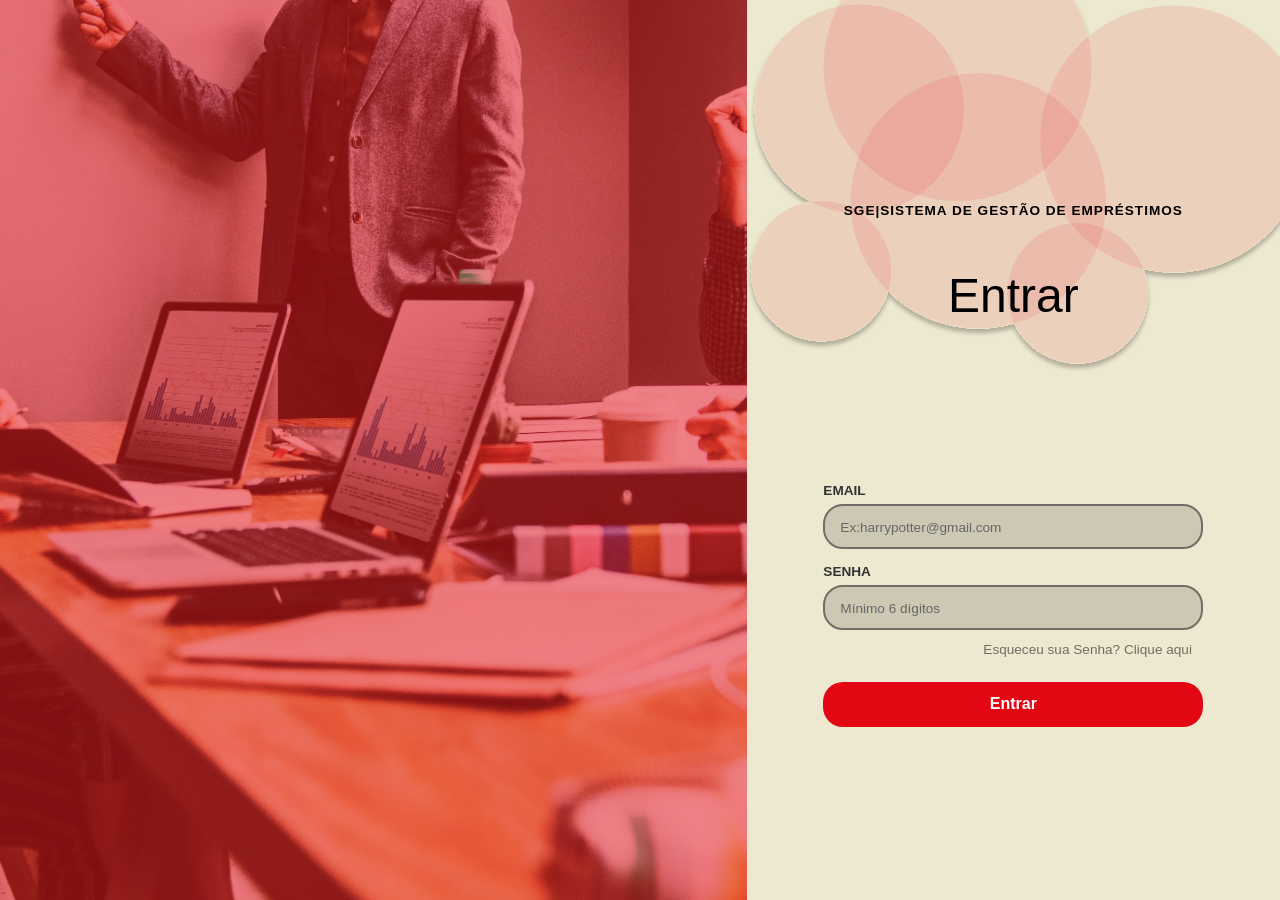
<file: index.html>
<!DOCTYPE html>
    <html lang="pt-br">
    <head>
        <meta charset="UTF-8">
        <meta name="viewport" content="width=device-width, initial-scale=1.0">
        <title>Login</title>
        <link rel="stylesheet" href="css/style.css">
    </head>
    <body>
        <section class="container">
            <section class="ft">
                <figure>
                    <img src="images/login.jpg" alt="Foto de um grupo de pessoas mexedo com equipamentos tecnológicos">
                </figure>
                <div class="filtro-vermelho"></div>
            </section>
            <section class="container2">
                <section id="background-circles">
                    <svg viewBox="0 0 551 386" fill="none" xmlns="http://www.w3.org/2000/svg">
                        <g filter="url(#filter0_d_2092_39)">
                            <circle cx="239" cy="210" r="132" fill="#E30613" fill-opacity="0.1"/>
                            <circle cx="341.5" cy="305.5" r="72.5" fill="#E30613" fill-opacity="0.1"/>
                            <circle cx="76.5" cy="282.5" r="72.5" fill="#E30613" fill-opacity="0.1"/>
                            <circle cx="441" cy="146" r="138" fill="#E30613" fill-opacity="0.1"/>
                            <circle cx="217.5" cy="71.5" r="138.5" fill="#E30613" fill-opacity="0.1"/>
                            <path d="M116 223C175.647 223 224 174.647 224 115C224 55.3532 175.647 7 116 7C56.3532 7 8 55.3532 8 115C8 174.647 56.3532 223 116 223Z" fill="#E30613" fill-opacity="0.1"/>
                        </g>
                        <defs>
                            <filter id="filter0_d_2092_39" x="0" y="-67" width="583" height="453" filterUnits="userSpaceOnUse" color-interpolation-filters="sRGB">
                                <feFlood flood-opacity="0" result="BackgroundImageFix"/>
                                <feColorMatrix in="SourceAlpha" type="matrix" values="0 0 0 0 0 0 0 0 0 0 0 0 0 0 0 0 0 0 127 0" result="hardAlpha"/>
                                <feOffset dy="4"/>
                                <feGaussianBlur stdDeviation="2"/>
                                <feComposite in2="hardAlpha" operator="out"/>
                                <feColorMatrix type="matrix" values="0 0 0 0 0 0 0 0 0 0 0 0 0 0 0 0 0 0 0.25 0"/>
                                <feBlend mode="normal" in2="BackgroundImageFix" result="effect1_dropShadow_2092_39"/>
                                <feBlend mode="normal" in="SourceGraphic" in2="effect1_dropShadow_2092_39" result="shape"/>
                            </filter>
                        </defs>
                    </svg>
                </section>
                <section class="login">
                    <h2>SGE|SISTEMA DE GESTÃO DE EMPRÉSTIMOS</h2>
                    <h1>Entrar</h1>
                </section>
                <main class="container3">
                    <form action="inicio.html">
                        <div class="containers">
                            <label for="mail">EMAIL</label>
                            <input type="email" id="mail" autocomplete="off" placeholder="Ex:harrypotter@gmail.com" required>
                        </div>
                        <div class="containers">
                            <label for="password">SENHA</label>
                            <input type="password" id="password" autocomplete="off" placeholder="Mínimo 6 dígitos" required>
                            <a href="forgot.html" id="forgot">Esqueceu sua Senha? Clique aqui</a>
                        </div>
                        <button id="log">Entrar</button>
                    </form>
                </main>
            </section>
        </section>
    </body>
    </html>
</file>
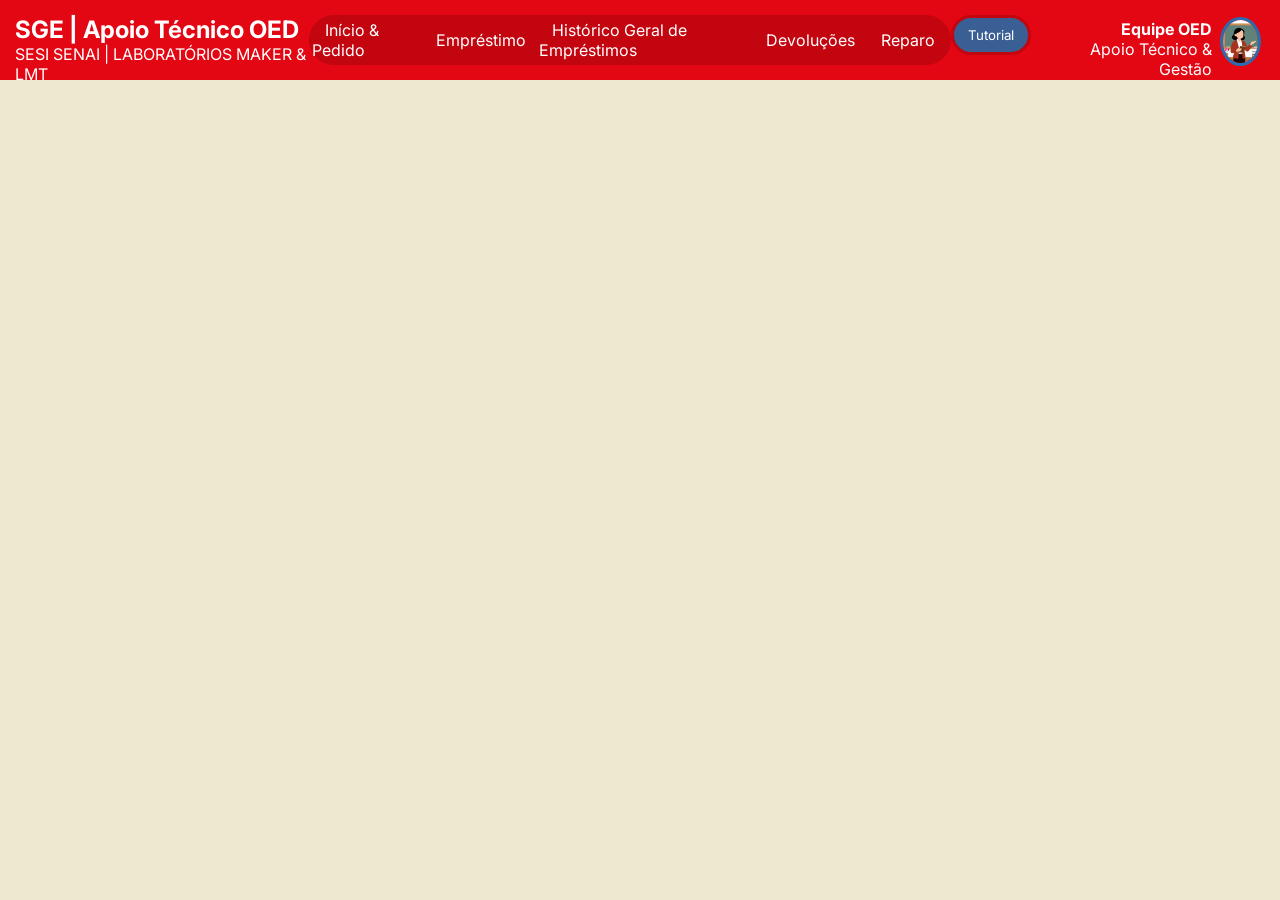
<file: devolucoes.html>
<!DOCTYPE html>
<html lang="pt-br">
<head>
    <meta charset="UTF-8">
    <meta name="viewport" content="width=device-width, initial-scale=1.0">
    <title>SGE - Devoluções</title>
    <link rel="stylesheet" href="css/global.css">
</head>
<body>
    <header>
        <div class="logo">
            <h2>SGE | Apoio Técnico OED</h2>
            <span>SESI SENAI | LABORATÓRIOS MAKER & LMT</span>
        </div>
        <nav>
            <ul>
                <li><a href="inicio.html">Início & Pedido</a></li>
                <li><a href="emprestimo.html">Empréstimo</a></li>
                <li><a href="historico.html">Histórico Geral de Empréstimos</a></li>
                <li><a href="devolucoes.html">Devoluções</a></li>
                <li><a href="reparo.html">Reparo</a></li>
            </ul>
        </nav>
        <div class="tutorial">
            <button>Tutorial</button>
        </div>
        <div class="perfil">
            <div class="nome-perfil">
                <p><strong>Equipe OED</strong></p>
                <span>Apoio Técnico & Gestão</span>
            </div>
            <figure>
                <img src="images/foto-perfil.png" alt="Foto de Perfil de Integrante da Equipe OED">  <!-- Preciso colocar algo aqui -->
            </figure>
        </div>
    </footer>
    </header>
</file>
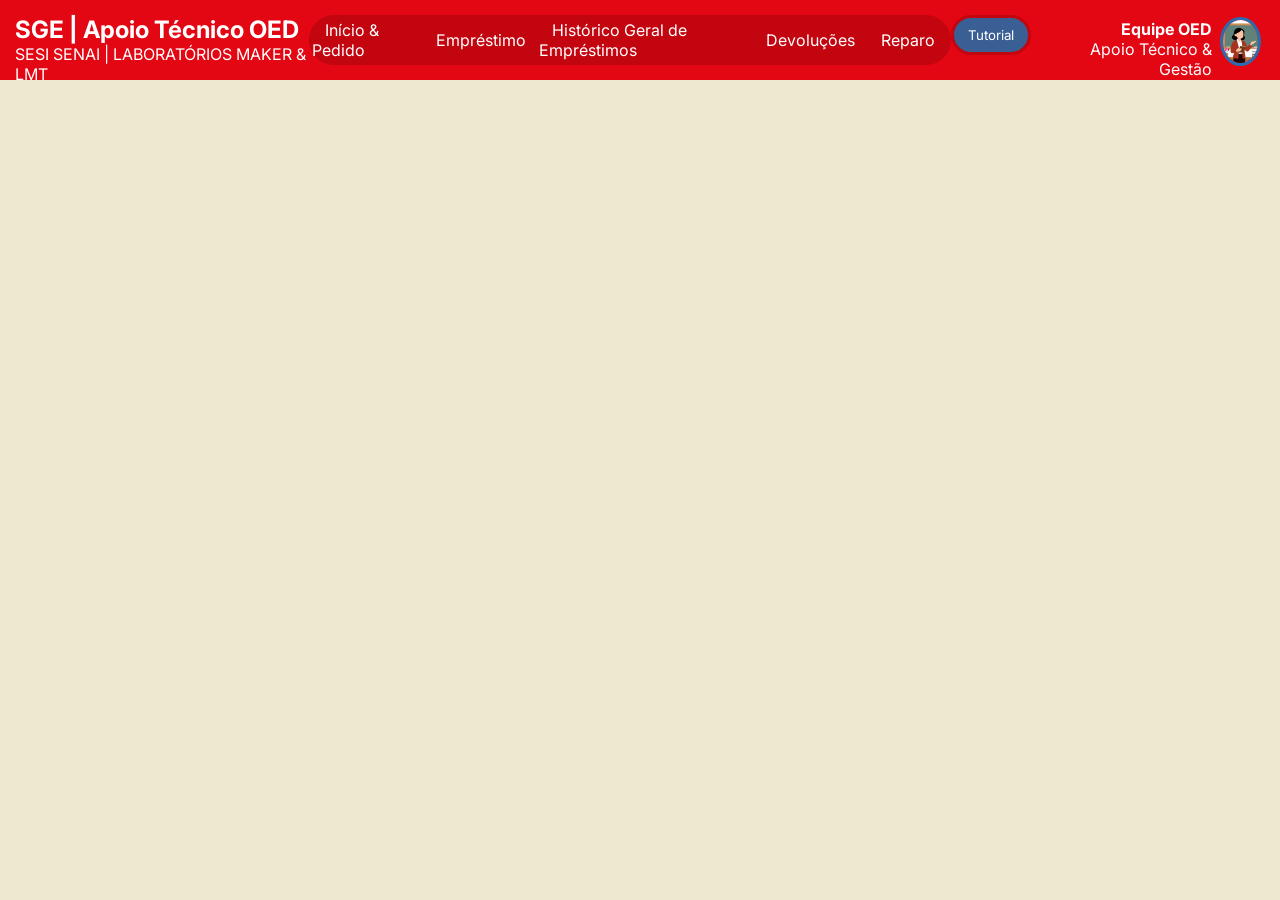
<file: emprestimo.html>
<!DOCTYPE html>
<html lang="pt-br">
<head>
    <meta charset="UTF-8">
    <meta name="viewport" content="width=device-width, initial-scale=1.0">
    <title>SGE - Empréstimo</title>
    <link rel="stylesheet" href="css/global.css">
</head>
<body>
    <header>
        <div class="logo">
            <h2>SGE | Apoio Técnico OED</h2>
            <span>SESI SENAI | LABORATÓRIOS MAKER & LMT</span>
        </div>
        <nav>
            <ul>
                <li><a href="inicio.html">Início & Pedido</a></li>
                <li><a href="emprestimo.html">Empréstimo</a></li>
                <li><a href="historico.html">Histórico Geral de Empréstimos</a></li>
                <li><a href="devolucoes.html">Devoluções</a></li>
                <li><a href="reparo.html">Reparo</a></li>
            </ul>
        </nav>
        <div class="tutorial">
            <button>Tutorial</button>
        </div>
        <div class="perfil">
            <div class="nome-perfil">
                <p><strong>Equipe OED</strong></p>
                <span>Apoio Técnico & Gestão</span>
            </div>
            <figure>
                <img src="images/foto-perfil.png" alt="Foto de Perfil de Integrante da Equipe OED">  <!-- Preciso colocar algo aqui -->
            </figure>
        </div>
    </footer>
    </header>
</file>
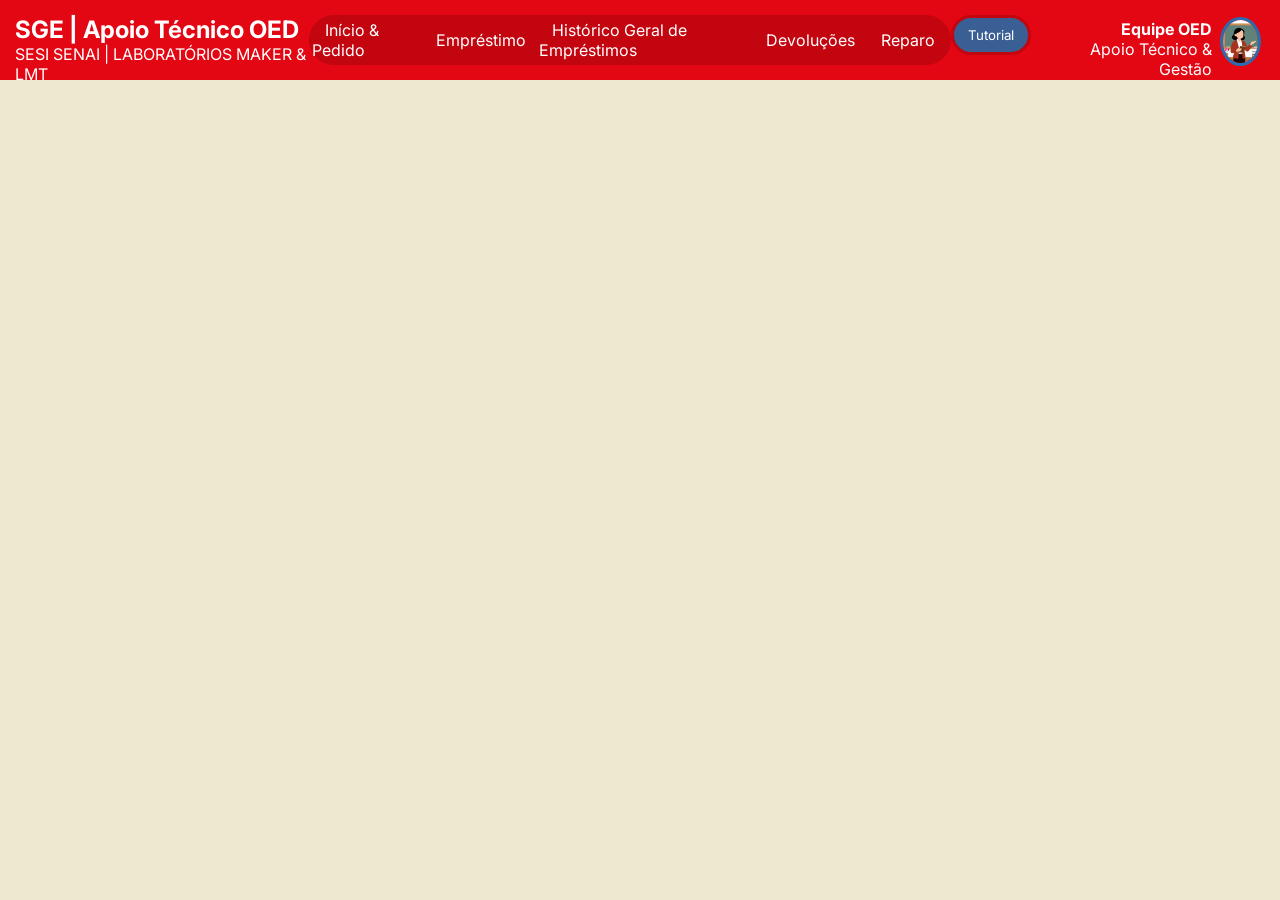
<file: historico.html>
<!DOCTYPE html>
<html lang="pt-br">
<head>
    <meta charset="UTF-8">
    <meta name="viewport" content="width=device-width, initial-scale=1.0">
    <title>SGE - Histórico de Empréstimos</title>
    <link rel="stylesheet" href="css/global.css">
</head>
<body>
    <header>
        <div class="logo">
            <h2>SGE | Apoio Técnico OED</h2>
            <span>SESI SENAI | LABORATÓRIOS MAKER & LMT</span>
        </div>
        <nav>
            <ul>
                <li><a href="inicio.html">Início & Pedido</a></li>
                <li><a href="emprestimo.html">Empréstimo</a></li>
                <li><a href="historico.html">Histórico Geral de Empréstimos</a></li>
                <li><a href="devolucoes.html">Devoluções</a></li>
                <li><a href="reparo.html">Reparo</a></li>
            </ul>
        </nav>
        <div class="tutorial">
            <button>Tutorial</button>
        </div>
        <div class="perfil">
            <div class="nome-perfil">
                <p><strong>Equipe OED</strong></p>
                <span>Apoio Técnico & Gestão</span>
            </div>
            <figure>
                <img src="images/foto-perfil.png" alt="Foto de Perfil de Integrante da Equipe OED">  <!-- Preciso colocar algo aqui -->
            </figure>
        </div>
    </header>
</file>
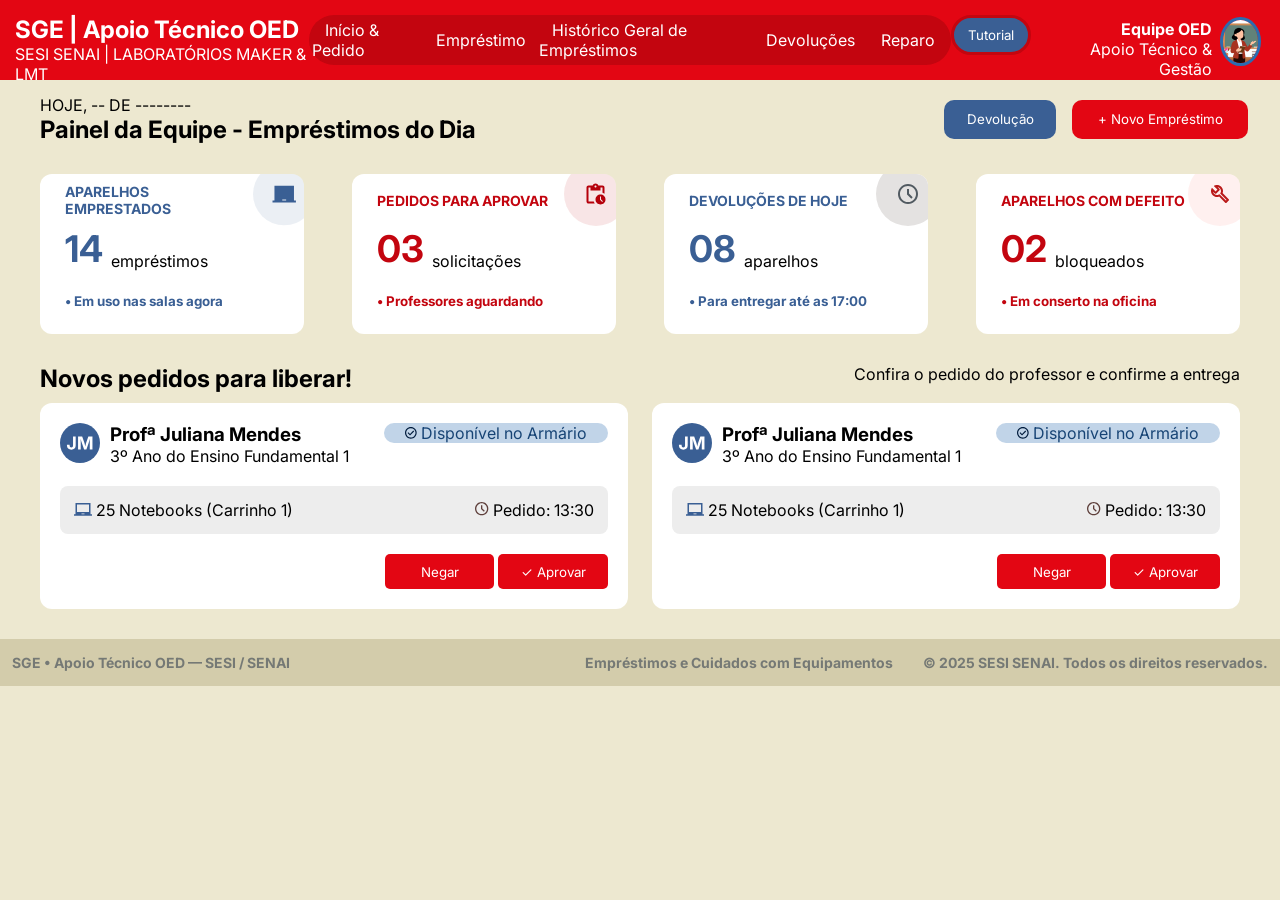
<file: inicio.html>
<!DOCTYPE html>
<html lang="pt-br">
<head>
    <meta charset="UTF-8">
    <meta name="viewport" content="width=device-width, initial-scale=1.0">
    <title>SGE</title>
    <link rel="stylesheet" href="css/global.css">
</head>
<body>
    <header>
        <div class="logo">
            <h2>SGE | Apoio Técnico OED</h2>
            <span>SESI SENAI | LABORATÓRIOS MAKER & LMT</span>
        </div>
        <nav>
            <ul>
                <li><a href="inicio.html">Início & Pedido</a></li>
                <li><a href="emprestimo.html">Empréstimo</a></li>
                <li><a href="historico.html">Histórico Geral de Empréstimos</a></li>
                <li><a href="devolucoes.html">Devoluções</a></li>
                <li><a href="reparo.html">Reparo</a></li>
            </ul>
        </nav>
        <div class="tutorial">
            <button>Tutorial</button>
        </div>
        <div class="perfil">
            <div class="nome-perfil">
                <p><strong>Equipe OED</strong></p>
                <span>Apoio Técnico & Gestão</span>
            </div>
            <figure>
                <img src="images/foto-perfil.png" alt="Foto de Perfil de Integrante da Equipe OED">  <!-- Preciso colocar algo aqui -->
            </figure>
        </div>
    </header>
    <main>
        <section class="painel">
            <div class="painelemp">
                <time class="data-atual" datetime="">HOJE, -- DE --------</time> <!-- Não sei como fazer funcionar direito :D -->
                <h1>Painel da Equipe - Empréstimos do Dia</h1>
            </div>
            <div class="empdev">
                <button class="dev">Devolução</button>
                <button class="emp">+ Novo Empréstimo</button>
            </div>
        </section>
        <section class="cards">
            <div class="card">
                <div class="card-svg">
                    <p class="card-p1">APARELHOS EMPRESTADOS</p>
                    <svg width="52" height="52" viewBox="0 0 52 52" fill="none" xmlns="http://www.w3.org/2000/svg">
                        <rect y="-12" width="64" height="64" rx="32" fill="#3A5F94" fill-opacity="0.1"/>
                        <path d="M20 28.5V26.5H22V11.5H42V26.5H44V28.5H20V28.5M30 26.5H34V25.5H30V26.5V26.5" fill="#3A5F94"/>
                    </svg>
                </div>
                <div class="dados">
                    <h2 class="card-title1">14</h2>
                    <span>empréstimos</span>
                </div>
                <p class="card-sta1">• Em uso nas salas agora</p>
            </div>
            <div class="card">
                <div class="card-svg">
                    <p class="card-p2">PEDIDOS PARA APROVAR</p>
                    <svg width="52" height="52" viewBox="0 0 52 52" fill="none" xmlns="http://www.w3.org/2000/svg">
                        <rect y="-12" width="64" height="64" rx="32" fill="#B5000B" fill-opacity="0.1"/>
                        <path d="M36.5 30.5C35.1167 30.5 33.9375 30.0125 32.9625 29.0375C31.9875 28.0625 31.5 26.8833 31.5 25.5C31.5 24.1167 31.9875 22.9375 32.9625 21.9625C33.9375 20.9875 35.1167 20.5 36.5 20.5C37.8833 20.5 39.0625 20.9875 40.0375 21.9625C41.0125 22.9375 41.5 24.1167 41.5 25.5C41.5 26.8833 41.0125 28.0625 40.0375 29.0375C39.0625 30.0125 37.8833 30.5 36.5 30.5V30.5M38.175 27.875L38.875 27.175L37 25.3V22.5H36V25.7L38.175 27.875V27.875M24.5 29.5C23.95 29.5 23.4792 29.3042 23.0875 28.9125C22.6958 28.5208 22.5 28.05 22.5 27.5V13.5C22.5 12.95 22.6958 12.4792 23.0875 12.0875C23.4792 11.6958 23.95 11.5 24.5 11.5H28.675C28.8583 10.9167 29.2167 10.4375 29.75 10.0625C30.2833 9.6875 30.8667 9.5 31.5 9.5C32.1667 9.5 32.7625 9.6875 33.2875 10.0625C33.8125 10.4375 34.1667 10.9167 34.35 11.5H38.5C39.05 11.5 39.5208 11.6958 39.9125 12.0875C40.3042 12.4792 40.5 12.95 40.5 13.5V19.75C40.2 19.5333 39.8833 19.35 39.55 19.2C39.2167 19.05 38.8667 18.9167 38.5 18.8V13.5V13.5V13.5H36.5V16.5H26.5V13.5H24.5V13.5V13.5V27.5V27.5V27.5H29.8C29.9167 27.8667 30.05 28.2167 30.2 28.55C30.35 28.8833 30.5333 29.2 30.75 29.5H24.5V29.5M31.5 13.5C31.7833 13.5 32.0208 13.4042 32.2125 13.2125C32.4042 13.0208 32.5 12.7833 32.5 12.5C32.5 12.2167 32.4042 11.9792 32.2125 11.7875C32.0208 11.5958 31.7833 11.5 31.5 11.5C31.2167 11.5 30.9792 11.5958 30.7875 11.7875C30.5958 11.9792 30.5 12.2167 30.5 12.5C30.5 12.7833 30.5958 13.0208 30.7875 13.2125C30.9792 13.4042 31.2167 13.5 31.5 13.5V13.5" fill="#B5000B"/>
                    </svg>
                </div>
                <div class="dados">
                    <h2 class="card-title2">03</h2>
                    <span>solicitações</span>
                </div>
                <p class="card-sta2">• Professores aguardando</p>
            </div>
            <div class="card">
                <div class="card-svg">
                    <p class="card-p1">DEVOLUÇÕES DE HOJE</p>
                    <svg width="52" height="52" viewBox="0 0 52 52" fill="none" xmlns="http://www.w3.org/2000/svg">
                        <rect y="-12" width="64" height="64" rx="32" fill="#E4E2E1"/>
                        <path d="M35.3 24.7L36.7 23.3L33 19.6V15H31V20.4L35.3 24.7V24.7M32 30C30.6167 30 29.3167 29.7375 28.1 29.2125C26.8833 28.6875 25.825 27.975 24.925 27.075C24.025 26.175 23.3125 25.1167 22.7875 23.9C22.2625 22.6833 22 21.3833 22 20C22 18.6167 22.2625 17.3167 22.7875 16.1C23.3125 14.8833 24.025 13.825 24.925 12.925C25.825 12.025 26.8833 11.3125 28.1 10.7875C29.3167 10.2625 30.6167 10 32 10C33.3833 10 34.6833 10.2625 35.9 10.7875C37.1167 11.3125 38.175 12.025 39.075 12.925C39.975 13.825 40.6875 14.8833 41.2125 16.1C41.7375 17.3167 42 18.6167 42 20C42 21.3833 41.7375 22.6833 41.2125 23.9C40.6875 25.1167 39.975 26.175 39.075 27.075C38.175 27.975 37.1167 28.6875 35.9 29.2125C34.6833 29.7375 33.3833 30 32 30V30M32 20V20V20V20V20V20V20V20V20V20M32 28C34.2167 28 36.1042 27.2208 37.6625 25.6625C39.2208 24.1042 40 22.2167 40 20C40 17.7833 39.2208 15.8958 37.6625 14.3375C36.1042 12.7792 34.2167 12 32 12C29.7833 12 27.8958 12.7792 26.3375 14.3375C24.7792 15.8958 24 17.7833 24 20C24 22.2167 24.7792 24.1042 26.3375 25.6625C27.8958 27.2208 29.7833 28 32 28V28" fill="#515A61"/>
                    </svg>
                </div>
                <div class="dados">
                    <h2 class="card-title1">08</h2>
                    <span>aparelhos</span>
                </div>
                <p class="card-sta1">• Para entregar até as 17:00</p>
            </div>
            <div class="card">
                <div class="card-svg">
                    <p class="card-p2">APARELHOS COM DEFEITO</p>
                    <svg width="52" height="52" viewBox="0 0 52 52" fill="none" xmlns="http://www.w3.org/2000/svg">
                        <rect y="-12" width="64" height="64" rx="32" fill="#FFDAD6" fill-opacity="0.4"/>
                        <path d="M37.15 28.7L31.1 22.6C30.7667 22.7333 30.4292 22.8333 30.0875 22.9C29.7458 22.9667 29.3833 23 29 23C27.3333 23 25.9167 22.4167 24.75 21.25C23.5833 20.0833 23 18.6667 23 17C23 16.4 23.0833 15.8292 23.25 15.2875C23.4167 14.7458 23.65 14.2333 23.95 13.75L27.6 17.4L29.4 15.6L25.75 11.95C26.2333 11.65 26.7458 11.4167 27.2875 11.25C27.8292 11.0833 28.4 11 29 11C30.6667 11 32.0833 11.5833 33.25 12.75C34.4167 13.9167 35 15.3333 35 17C35 17.3833 34.9667 17.7458 34.9 18.0875C34.8333 18.4292 34.7333 18.7667 34.6 19.1L40.7 25.15C40.9 25.35 41 25.5917 41 25.875C41 26.1583 40.9 26.4 40.7 26.6L38.6 28.7C38.4 28.9 38.1583 29 37.875 29C37.5917 29 37.35 28.9 37.15 28.7V28.7M37.875 26.575L38.55 25.9L32.15 19.5C32.45 19.1667 32.6667 18.7792 32.8 18.3375C32.9333 17.8958 33 17.45 33 17C33 16 32.6792 15.1292 32.0375 14.3875C31.3958 13.6458 30.6 13.2 29.65 13.05L31.5 14.9C31.7 15.1 31.8 15.3333 31.8 15.6C31.8 15.8667 31.7 16.1 31.5 16.3L28.3 19.5C28.1 19.7 27.8667 19.8 27.6 19.8C27.3333 19.8 27.1 19.7 26.9 19.5L25.05 17.65C25.2 18.6 25.6458 19.3958 26.3875 20.0375C27.1292 20.6792 28 21 29 21C29.4333 21 29.8667 20.9333 30.3 20.8C30.7333 20.6667 31.125 20.4583 31.475 20.175L37.875 26.575V26.575M31.8 19.8V19.8V19.8V19.8V19.8V19.8V19.8V19.8V19.8V19.8V19.8V19.8V19.8V19.8V19.8V19.8V19.8V19.8V19.8V19.8" fill="#BA1A1A"/>
                    </svg>
                </div>
                <div class="dados">
                    <h2 class="card-title2">02</h2>
                    <span>bloqueados</span>
                </div>
                <p class="card-sta2">• Em conserto na oficina</p>
            </div>
        </section>
        <section class="cards-aprov">
            <div class="titulo1">
                <h2>Novos pedidos para liberar!</h2>
                <span>Confira o pedido do professor e confirme a entrega</span>
            </div>

            <div class="pedidos-profs">
                <div class="pedido-prof">
                    <div class="pedido-prof1">
                        <div class="pedido-prof-agrupamento">
                            <svg width="40" height="40" viewBox="0 0 40 40" fill="none" xmlns="http://www.w3.org/2000/svg">
                                <rect width="40" height="40" rx="20" fill="#3A5F94"/>
                                <path d="M11.3396 26.6758C9.97965 26.6758 8.9079 26.3201 8.12438 25.6088C7.34086 24.8975 6.9491 23.8832 6.9491 22.566V21.8012H9.63476V22.604C9.63476 23.23 9.78763 23.7042 10.0934 24.0266C10.3991 24.3491 10.8145 24.5103 11.3396 24.5103C11.862 24.5103 12.2745 24.3491 12.5771 24.0266C12.8797 23.7042 13.031 23.2268 13.031 22.5945V13.4043H15.6881V22.5565C15.6881 23.8769 15.301 24.8935 14.5267 25.6064C13.7525 26.3193 12.6901 26.6758 11.3396 26.6758ZM18.0588 26.5V13.4043H22.1786L24.2982 19.4162C24.387 19.695 24.4885 20.0577 24.6026 20.5044C24.7167 20.9511 24.8327 21.4321 24.9506 21.9476C25.0684 22.4631 25.1788 22.9636 25.2815 23.4493C25.3843 23.9349 25.469 24.3576 25.5357 24.7175H25.01C25.0793 24.3657 25.1646 23.9484 25.2658 23.4654C25.367 22.9825 25.4765 22.4826 25.5944 21.9658C25.7123 21.449 25.8282 20.9652 25.942 20.5145C26.0559 20.0638 26.1572 19.6977 26.2461 19.4162L28.336 13.4043H32.4645V26.5H29.772V20.3258C29.772 20.0404 29.7766 19.6846 29.7859 19.2582C29.7952 18.8318 29.8066 18.3712 29.8201 17.8764C29.8336 17.3816 29.8464 16.8826 29.8583 16.3793C29.8703 15.8759 29.8776 15.4033 29.8803 14.9614H30.0542C29.9406 15.448 29.8158 15.9498 29.6797 16.4668C29.5435 16.9838 29.4072 17.4862 29.2706 17.974C29.134 18.4617 29.004 18.9086 28.8805 19.3148C28.7569 19.7209 28.651 20.0579 28.5626 20.3258L26.3953 26.5H24.1335L21.9317 20.3258C21.8433 20.0606 21.738 19.7269 21.6156 19.3249C21.4932 18.9228 21.3621 18.4792 21.2223 17.9942C21.0826 17.5091 20.9432 17.0067 20.8041 16.487C20.6651 15.9673 20.5318 15.4587 20.4043 14.9614H20.6148C20.6201 15.3844 20.6288 15.8449 20.6408 16.3429C20.6527 16.8408 20.6648 17.3392 20.677 17.838C20.6892 18.3368 20.7006 18.8028 20.7112 19.2359C20.7218 19.6691 20.7271 20.0323 20.7271 20.3258V26.5H18.0588Z" fill="white"/>
                            </svg>
                            <div class="pedido-prof-nome">
                                <h3>Profª Juliana Mendes</h3>
                                <p>3º Ano do Ensino Fundamental 1</p>
                            </div>
                        </div>
                        <div class="pedido-prof-icon">
                            <svg width="12" height="12" viewBox="0 0 12 12" fill="none" xmlns="http://www.w3.org/2000/svg">
                                <path d="M5.01667 8.51667L9.12917 4.40417L8.3125 3.5875L5.01667 6.88333L3.35417 5.22083L2.5375 6.0375L5.01667 8.51667V8.51667M5.83333 11.6667C5.02639 11.6667 4.26806 11.5135 3.55833 11.2073C2.84861 10.901 2.23125 10.4854 1.70625 9.96042C1.18125 9.43542 0.765625 8.81806 0.459375 8.10833C0.153125 7.39861 0 6.64028 0 5.83333C0 5.02639 0.153125 4.26806 0.459375 3.55833C0.765625 2.84861 1.18125 2.23125 1.70625 1.70625C2.23125 1.18125 2.84861 0.765625 3.55833 0.459375C4.26806 0.153125 5.02639 0 5.83333 0C6.64028 0 7.39861 0.153125 8.10833 0.459375C8.81806 0.765625 9.43542 1.18125 9.96042 1.70625C10.4854 2.23125 10.901 2.84861 11.2073 3.55833C11.5135 4.26806 11.6667 5.02639 11.6667 5.83333C11.6667 6.64028 11.5135 7.39861 11.2073 8.10833C10.901 8.81806 10.4854 9.43542 9.96042 9.96042C9.43542 10.4854 8.81806 10.901 8.10833 11.2073C7.39861 11.5135 6.64028 11.6667 5.83333 11.6667V11.6667M5.83333 10.5C7.13611 10.5 8.23958 10.0479 9.14375 9.14375C10.0479 8.23958 10.5 7.13611 10.5 5.83333C10.5 4.53056 10.0479 3.42708 9.14375 2.52292C8.23958 1.61875 7.13611 1.16667 5.83333 1.16667C4.53056 1.16667 3.42708 1.61875 2.52292 2.52292C1.61875 3.42708 1.16667 4.53056 1.16667 5.83333C1.16667 7.13611 1.61875 8.23958 2.52292 9.14375C3.42708 10.0479 4.53056 10.5 5.83333 10.5V10.5M5.83333 5.83333V5.83333V5.83333V5.83333V5.83333V5.83333V5.83333V5.83333V5.83333V5.83333" fill="#001B3C"/>
                            </svg>
                            <span>Disponível no Armário</span>
                        </div>
                    </div>
                    <div class="pedido-prof-infos">
                        <div class="pedido-prof-info1">
                            <svg width="18" height="13" viewBox="0 0 18 13" fill="none" xmlns="http://www.w3.org/2000/svg">
                                <path d="M0 12.75V11.25H1.5V0H16.5V11.25H18V12.75H0V12.75M7.5 11.25H10.5V10.5H7.5V11.25V11.25M3 9H15V1.5H3V9V9M9 5.25V5.25V5.25V5.25V5.25V5.25" fill="#3A5F94"/>
                            </svg>
                            <span>25 Notebooks (Carrinho 1)</span>
                        </div>
                        <div class="pedido-prof-info2">
                            <svg width="14" height="14" viewBox="0 0 14 14" fill="none" xmlns="http://www.w3.org/2000/svg">
                                <path d="M8.86667 9.8L9.8 8.86667L7.33333 6.4V3.33333H6V6.93333L8.86667 9.8ZM6.66667 13.3333C5.74444 13.3333 4.87778 13.1583 4.06667 12.8083C3.25556 12.4583 2.55 11.9833 1.95 11.3833C1.35 10.7833 0.875 10.0778 0.525 9.26667C0.175 8.45555 0 7.58889 0 6.66667C0 5.74444 0.175 4.87778 0.525 4.06667C0.875 3.25556 1.35 2.55 1.95 1.95C2.55 1.35 3.25556 0.875 4.06667 0.525C4.87778 0.175 5.74444 0 6.66667 0C7.58889 0 8.45555 0.175 9.26667 0.525C10.0778 0.875 10.7833 1.35 11.3833 1.95C11.9833 2.55 12.4583 3.25556 12.8083 4.06667C13.1583 4.87778 13.3333 5.74444 13.3333 6.66667C13.3333 7.58889 13.1583 8.45555 12.8083 9.26667C12.4583 10.0778 11.9833 10.7833 11.3833 11.3833C10.7833 11.9833 10.0778 12.4583 9.26667 12.8083C8.45555 13.1583 7.58889 13.3333 6.66667 13.3333ZM6.66667 12C8.14444 12 9.40278 11.4806 10.4417 10.4417C11.4806 9.40278 12 8.14444 12 6.66667C12 5.18889 11.4806 3.93056 10.4417 2.89167C9.40278 1.85278 8.14444 1.33333 6.66667 1.33333C5.18889 1.33333 3.93056 1.85278 2.89167 2.89167C1.85278 3.93056 1.33333 5.18889 1.33333 6.66667C1.33333 8.14444 1.85278 9.40278 2.89167 10.4417C3.93056 11.4806 5.18889 12 6.66667 12Z" fill="#5E3F3B"/>
                            </svg>
                            <span>Pedido: 13:30</span>
                        </div>
                    </div>
                    <div class="pedido-prof-buttons">
                        <button>Negar</button>
                        <button>✓ Aprovar</button>
                    </div>
                </div>

                <div class="pedido-prof">
                    <div class="pedido-prof1">
                        <div class="pedido-prof-agrupamento">
                            <svg width="40" height="40" viewBox="0 0 40 40" fill="none" xmlns="http://www.w3.org/2000/svg">
                                <rect width="40" height="40" rx="20" fill="#3A5F94"/>
                                <path d="M11.3396 26.6758C9.97965 26.6758 8.9079 26.3201 8.12438 25.6088C7.34086 24.8975 6.9491 23.8832 6.9491 22.566V21.8012H9.63476V22.604C9.63476 23.23 9.78763 23.7042 10.0934 24.0266C10.3991 24.3491 10.8145 24.5103 11.3396 24.5103C11.862 24.5103 12.2745 24.3491 12.5771 24.0266C12.8797 23.7042 13.031 23.2268 13.031 22.5945V13.4043H15.6881V22.5565C15.6881 23.8769 15.301 24.8935 14.5267 25.6064C13.7525 26.3193 12.6901 26.6758 11.3396 26.6758ZM18.0588 26.5V13.4043H22.1786L24.2982 19.4162C24.387 19.695 24.4885 20.0577 24.6026 20.5044C24.7167 20.9511 24.8327 21.4321 24.9506 21.9476C25.0684 22.4631 25.1788 22.9636 25.2815 23.4493C25.3843 23.9349 25.469 24.3576 25.5357 24.7175H25.01C25.0793 24.3657 25.1646 23.9484 25.2658 23.4654C25.367 22.9825 25.4765 22.4826 25.5944 21.9658C25.7123 21.449 25.8282 20.9652 25.942 20.5145C26.0559 20.0638 26.1572 19.6977 26.2461 19.4162L28.336 13.4043H32.4645V26.5H29.772V20.3258C29.772 20.0404 29.7766 19.6846 29.7859 19.2582C29.7952 18.8318 29.8066 18.3712 29.8201 17.8764C29.8336 17.3816 29.8464 16.8826 29.8583 16.3793C29.8703 15.8759 29.8776 15.4033 29.8803 14.9614H30.0542C29.9406 15.448 29.8158 15.9498 29.6797 16.4668C29.5435 16.9838 29.4072 17.4862 29.2706 17.974C29.134 18.4617 29.004 18.9086 28.8805 19.3148C28.7569 19.7209 28.651 20.0579 28.5626 20.3258L26.3953 26.5H24.1335L21.9317 20.3258C21.8433 20.0606 21.738 19.7269 21.6156 19.3249C21.4932 18.9228 21.3621 18.4792 21.2223 17.9942C21.0826 17.5091 20.9432 17.0067 20.8041 16.487C20.6651 15.9673 20.5318 15.4587 20.4043 14.9614H20.6148C20.6201 15.3844 20.6288 15.8449 20.6408 16.3429C20.6527 16.8408 20.6648 17.3392 20.677 17.838C20.6892 18.3368 20.7006 18.8028 20.7112 19.2359C20.7218 19.6691 20.7271 20.0323 20.7271 20.3258V26.5H18.0588Z" fill="white"/>
                            </svg>
                            <div class="pedido-prof-nome">
                                <h3>Profª Juliana Mendes</h3>
                                <p>3º Ano do Ensino Fundamental 1</p>
                            </div>
                        </div>
                        <div class="pedido-prof-icon">
                            <svg width="12" height="12" viewBox="0 0 12 12" fill="none" xmlns="http://www.w3.org/2000/svg">
                                <path d="M5.01667 8.51667L9.12917 4.40417L8.3125 3.5875L5.01667 6.88333L3.35417 5.22083L2.5375 6.0375L5.01667 8.51667V8.51667M5.83333 11.6667C5.02639 11.6667 4.26806 11.5135 3.55833 11.2073C2.84861 10.901 2.23125 10.4854 1.70625 9.96042C1.18125 9.43542 0.765625 8.81806 0.459375 8.10833C0.153125 7.39861 0 6.64028 0 5.83333C0 5.02639 0.153125 4.26806 0.459375 3.55833C0.765625 2.84861 1.18125 2.23125 1.70625 1.70625C2.23125 1.18125 2.84861 0.765625 3.55833 0.459375C4.26806 0.153125 5.02639 0 5.83333 0C6.64028 0 7.39861 0.153125 8.10833 0.459375C8.81806 0.765625 9.43542 1.18125 9.96042 1.70625C10.4854 2.23125 10.901 2.84861 11.2073 3.55833C11.5135 4.26806 11.6667 5.02639 11.6667 5.83333C11.6667 6.64028 11.5135 7.39861 11.2073 8.10833C10.901 8.81806 10.4854 9.43542 9.96042 9.96042C9.43542 10.4854 8.81806 10.901 8.10833 11.2073C7.39861 11.5135 6.64028 11.6667 5.83333 11.6667V11.6667M5.83333 10.5C7.13611 10.5 8.23958 10.0479 9.14375 9.14375C10.0479 8.23958 10.5 7.13611 10.5 5.83333C10.5 4.53056 10.0479 3.42708 9.14375 2.52292C8.23958 1.61875 7.13611 1.16667 5.83333 1.16667C4.53056 1.16667 3.42708 1.61875 2.52292 2.52292C1.61875 3.42708 1.16667 4.53056 1.16667 5.83333C1.16667 7.13611 1.61875 8.23958 2.52292 9.14375C3.42708 10.0479 4.53056 10.5 5.83333 10.5V10.5M5.83333 5.83333V5.83333V5.83333V5.83333V5.83333V5.83333V5.83333V5.83333V5.83333V5.83333" fill="#001B3C"/>
                            </svg>
                            <span>Disponível no Armário</span>
                        </div>
                    </div>
                    <div class="pedido-prof-infos">
                        <div class="pedido-prof-info1">
                            <svg width="18" height="13" viewBox="0 0 18 13" fill="none" xmlns="http://www.w3.org/2000/svg">
                                <path d="M0 12.75V11.25H1.5V0H16.5V11.25H18V12.75H0V12.75M7.5 11.25H10.5V10.5H7.5V11.25V11.25M3 9H15V1.5H3V9V9M9 5.25V5.25V5.25V5.25V5.25V5.25" fill="#3A5F94"/>
                            </svg>
                            <span>25 Notebooks (Carrinho 1)</span>
                        </div>
                        <div class="pedido-prof-info2">
                            <svg width="14" height="14" viewBox="0 0 14 14" fill="none" xmlns="http://www.w3.org/2000/svg">
                                <path d="M8.86667 9.8L9.8 8.86667L7.33333 6.4V3.33333H6V6.93333L8.86667 9.8ZM6.66667 13.3333C5.74444 13.3333 4.87778 13.1583 4.06667 12.8083C3.25556 12.4583 2.55 11.9833 1.95 11.3833C1.35 10.7833 0.875 10.0778 0.525 9.26667C0.175 8.45555 0 7.58889 0 6.66667C0 5.74444 0.175 4.87778 0.525 4.06667C0.875 3.25556 1.35 2.55 1.95 1.95C2.55 1.35 3.25556 0.875 4.06667 0.525C4.87778 0.175 5.74444 0 6.66667 0C7.58889 0 8.45555 0.175 9.26667 0.525C10.0778 0.875 10.7833 1.35 11.3833 1.95C11.9833 2.55 12.4583 3.25556 12.8083 4.06667C13.1583 4.87778 13.3333 5.74444 13.3333 6.66667C13.3333 7.58889 13.1583 8.45555 12.8083 9.26667C12.4583 10.0778 11.9833 10.7833 11.3833 11.3833C10.7833 11.9833 10.0778 12.4583 9.26667 12.8083C8.45555 13.1583 7.58889 13.3333 6.66667 13.3333ZM6.66667 12C8.14444 12 9.40278 11.4806 10.4417 10.4417C11.4806 9.40278 12 8.14444 12 6.66667C12 5.18889 11.4806 3.93056 10.4417 2.89167C9.40278 1.85278 8.14444 1.33333 6.66667 1.33333C5.18889 1.33333 3.93056 1.85278 2.89167 2.89167C1.85278 3.93056 1.33333 5.18889 1.33333 6.66667C1.33333 8.14444 1.85278 9.40278 2.89167 10.4417C3.93056 11.4806 5.18889 12 6.66667 12Z" fill="#5E3F3B"/>
                            </svg>
                            <span>Pedido: 13:30</span>
                        </div>
                    </div>
                    <div class="pedido-prof-buttons">
                        <button>Negar</button>
                        <button>✓ Aprovar</button>
                    </div>
                </div>
        </section>

        <section></section>
    </main>
    <footer>
        <p>SGE • Apoio Técnico OED — SESI / SENAI</p>
        <div class="direitos-reservados">
            <p>Empréstimos e Cuidados com Equipamentos</p>
            <p>© 2025 SESI SENAI. Todos os direitos reservados.</p>
        </div>
    </footer>
</body>
</html>
</file>
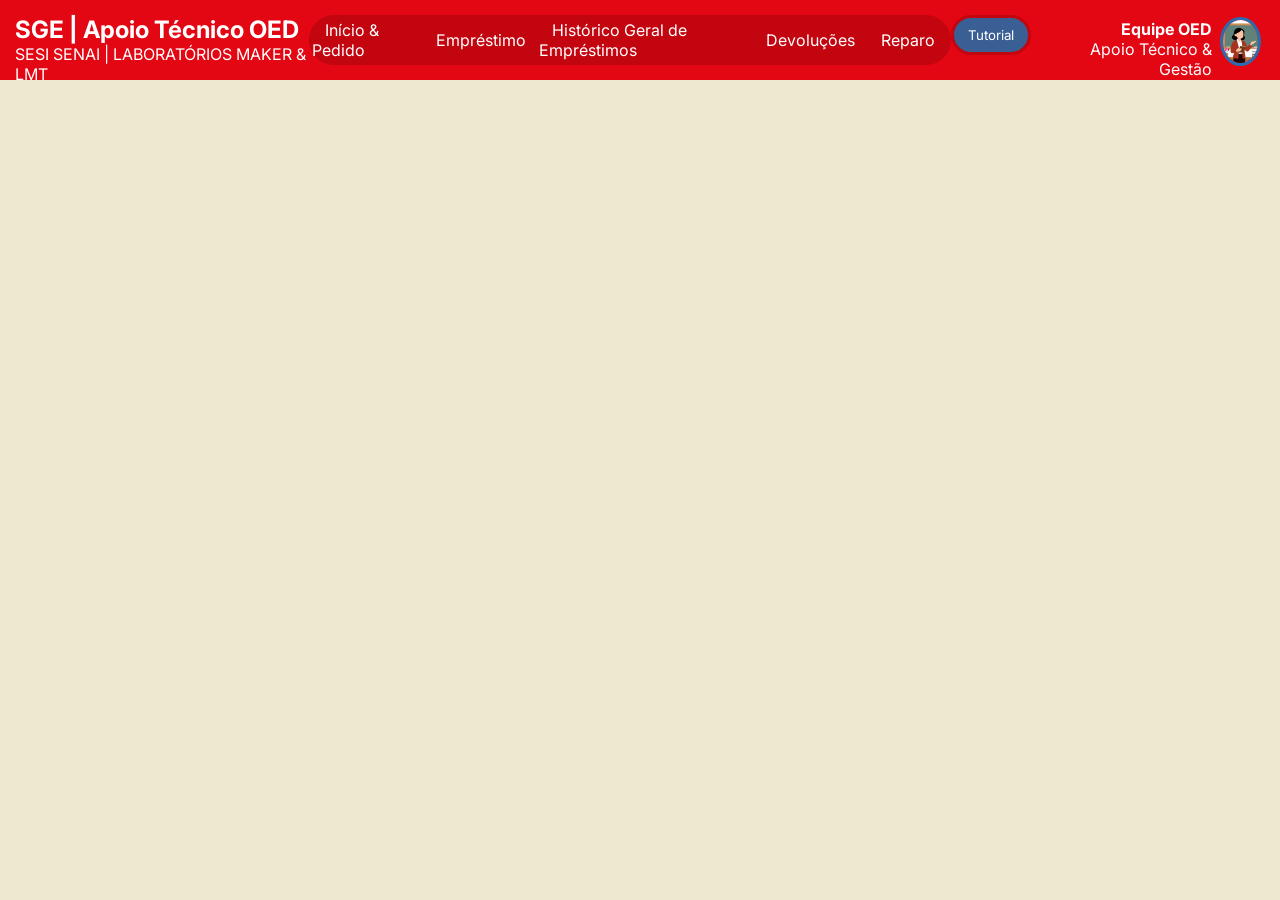
<file: reparo.html>
<!DOCTYPE html>
<html lang="pt-br">
<head>
    <meta charset="UTF-8">
    <meta name="viewport" content="width=device-width, initial-scale=1.0">
    <title>SGE - Reparo</title>
    <link rel="stylesheet" href="css/global.css">
</head>
<body>
    <header>
        <div class="logo">
            <h2>SGE | Apoio Técnico OED</h2>
            <span>SESI SENAI | LABORATÓRIOS MAKER & LMT</span>
        </div>
        <nav>
            <ul>
                <li><a href="inicio.html">Início & Pedido</a></li>
                <li><a href="emprestimo.html">Empréstimo</a></li>
                <li><a href="historico.html">Histórico Geral de Empréstimos</a></li>
                <li><a href="devolucoes.html">Devoluções</a></li>
                <li><a href="reparo.html">Reparo</a></li>
            </ul>
        </nav>
        <div class="tutorial">
            <button>Tutorial</button>
        </div>
        <div class="perfil">
            <div class="nome-perfil">
                <p><strong>Equipe OED</strong></p>
                <span>Apoio Técnico & Gestão</span>
            </div>
            <figure>
                <img src="images/foto-perfil.png" alt="Foto de Perfil de Integrante da Equipe OED">  <!-- Preciso colocar algo aqui -->
            </figure>
        </div>
    </header>
</file>
<file: css/style.css>
:root{
    --color1:#E30613;
    --color2:#EDE8D0;
    --color3:#706E67;
    --color4:#CDC8B4;
    --color5:#3A5F94;
}
html, body{
    width: 100%;
    height: 100vh;
    margin: 0;
    padding: 0;
    box-sizing: border-box;
    overflow: hidden;
}
*{
    margin: 0;
    padding: 0;
    box-sizing: border-box;
    font-family: Arial, Helvetica, sans-serif;
}
body{
    background-color: var(--color2);
    height: 100dvh;
    width: 100%;
}
figure{
    width: 100%;
    height: 100%;
}
img{
    width: 100%;
    height: 100%;
    object-fit: cover;
    display: block;
}
section.container{
    display: flex;
    height: 100%;
    width: 100%;
}
section.container2{
    width: 50%;
    height: 100vh;
    display: flex;
    flex-direction: column;
    justify-content: center;
    align-items: center;
    position: relative;
    overflow: hidden;
}
.login{
    margin-top: 0;
    margin: 10px;
    margin-bottom: 100px;
    text-align: center;
    width: 100%;
    height: auto;
}
.login h2{
    font-size: 0.85rem;
    letter-spacing: 1px;
    color: #000000;
    margin-bottom: 50px;
}
.login h1{
    font-size: 3rem;
    font-weight: 500;
    color: #000000;
}
main.container3{
    width: 100%;
    display: flex;
    justify-content: center;
    align-items: center;
}
form{
    display: flex;
    flex-direction: column;
    align-items: center;
    width: 80%;
    max-width: 380px;
    margin-top: 30px;
}
div.containers{
    width: 100%;
    display: flex;
    flex-direction: column;
    margin-bottom: 15px;
}

div.containers label{
    text-align: left;
    font-size: 0.85rem;
    font-weight: bold;
    color: #333333;
    margin-bottom: 6px;
}
div.containers input{
    background-color: var(--color4);
    border: 2px solid var(--color3);
    border-radius: 20px;
    height: 2.8rem;
    width: 100%;
    padding: 0 15px;
    font-size: 0.95rem;
    outline: none;
}
div.containers input::placeholder{
    color: #666666;
    font-size: 0.85rem;
    padding: 0;
}
button#log{
    background-color: var(--color1);
    color: #ffffff;
    font-weight: bold;
    font-size: 1rem;
    border: 0;
    border-radius: 20px;
    height: 45px;
    width: 100%;
    cursor: pointer;
    margin-top: 10px;
}
button#log:hover{
    background-color: #d80715;
}
#signin{
    margin-top: 12px;
    font-size: 0.85rem;
    color: var(--color3);
    text-decoration: none;
}
#signin:hover{
    text-decoration: underline;
}
#forgot{
    margin-top: 12px;
    font-size: 0.85rem;
    color: var(--color3);
    text-decoration: none;
    margin-left: 10rem;
}
#forgot:hover{
    text-decoration: underline;
}
#background-circles{
    width: 100%;
    position: absolute;
    top: -90px;
    left: 0;
    pointer-events: none;
    display: flex;
    justify-content: flex-end;
}
.login, main.container3{
    position: relative;
    z-index: 2;
    margin-top: 30px;
}
.ft{
    width: 70%;
    height: 100%;
    position: relative;
    display: inline-block;
    overflow: hidden;
}
.filtro-vermelho{
  position: absolute;
  top: 0;
  left: 0;
  width: 100%;
  height: 100%;
  background-color: var(--color1);
  opacity: 50%;
}
#background-circles svg{
    width: 100%;
    min-width: 320px;
    height: 61vh;
}
</file>
<file: css/global.css>
/* global */
@import url('https://fonts.googleapis.com/css2?family=Inter:ital,opsz,wght@0,14..32,100..900;1,14..32,100..900&display=swap');
:root{
    --color1:#E30613;
    --color2:#EDE8D0;
    --color3:#706E67;
    --color4:#CDC8B4;
    --color5:#3A5F94;
    --color6:#C3050F;
}
*{
    margin: 0;
    padding: 0;
    box-sizing: border-box;
    font-family: "Inter";
}
body{
    background-color: var(--color2);
}
header{
    background-color: var(--color1);
    height: 80px;
    width: 100%;
    display: flex;
    justify-content: space-around;
    padding: 15px;
    color: white;
}
nav ul{
    display: inline-flex;
    height: 50px;
    width: auto;
    background-color: var(--color6);
    align-items: center;
    border-radius: 30px;
    list-style-type: none;
    padding: 3px;
    margin: 0;
}
nav ul li a{
    color: white;
    text-decoration: none;
    padding: 13px;
    border-radius: 30px;
}
a:hover{
    background-color: var(--color5);
    transition: background-color 0.3s ease;
}
.tutorial button{
    height: 40px;
    width: 80px;
    border-radius: 20px;
    border: 3px solid var(--color6);
    background-color: var(--color5);
    color: white;
}
div.perfil{
    display: flex;
    text-align: end;
}
div.nome-perfil{
    margin: 4px;
}
figure{
    width: 21%;
    height: 3.3rem;
    padding: 2px 4px;
    border-radius: 100%;
}
img{
    width: 100%;
    height: 100%;
    border-radius: 100%;
    border: 3px solid #2b6cb0;
    object-fit: cover;
    object-position: center;
}
footer{
    background-color: #D3CCAB;
    height: 2.9rem;
    display: flex;
    justify-content: space-between;
    font-weight: bold;
    font-size: 14px;
    align-items: center;
    padding: 0 12px 0 12px;
    color: #515a61b9;
}
div.direitos-reservados{
    display: flex;
    gap: 30px;
}
/* pagina de início: inicio.html */
section.painel{
    display: flex;
    width: 95%;
    height: auto;
    justify-content: space-between;
    margin: 15px 40px;
}
div.empdev{
    display: inline-flex;
    align-items: center;
}
div.empdev button{
    height: 2.4rem;
    margin: 0 8px;
    border-radius: 10px;
    border: 0;
}
button.emp{
    background-color: var(--color1);
    width: 11rem;
    color: white;
}
button.dev{
    background-color: var(--color5);
    width: 7rem;
    color: white;
}
section.cards{
    display: flex;
    margin: 30px 40px;
    justify-content: space-between;
}
section.cards div.card{
    background-color: white;
    width: 22%;
    height: 10rem;
    padding: 0 0 25px 25px;
    border-radius: 12px;
    display: inherit;
    flex-direction: column;
    overflow: hidden;
}
div.dados{
    display: flex;
    align-items: end;
    gap: 0.5rem;
    margin: 0 0 1.4rem 0;
}
div.card-svg{
    display: flex;
    justify-content: space-between;
    align-items: center;
}
div.card-svg p.card-p1{
    font-weight: bold;
    font-size: 14px;
    color: var(--color5);
}
div.card-svg p.card-p2{
    font-weight: bold;
    font-size: 14px;
    color: var(--color6);
}
div.dados h2{
    font-size: 2.3rem;
}
div.card p.card-sta1, h2.card-title1{
    color: var(--color5);
    font-weight: bold;
    font-size: smaller;
}
div.card p.card-sta2, h2.card-title2{
    color: var(--color6);
    font-weight: bold;
    font-size: smaller;
}

section.cards-aprov{
    margin: 30px 40px;
}
div.titulo1{
    display: flex;
    justify-content: space-between;
    margin: 0 0 10px 0;
}
div.pedido-prof{
    background-color: white;
    width: 49%;
    border-radius: 12px;
    padding: 20px;
}
div.pedidos-profs{
    display: flex;
    justify-content: space-between;
}
div.pedido-prof1{
    display: flex;
    justify-content: space-between;
}
div.pedido-prof-agrupamento{
    display: flex;
    gap: 10px;
}
div.pedido-prof-infos{
    display: flex;
    justify-content: space-between;
    margin: 20px 0;
    background-color: #ededed;
    padding: 14px;
    border-radius: 8px;
}
div.pedido-prof-icon{
    background-color: #2b6bb04a;
    color: #174475;
    width: 14rem;
    height: 20px;
    text-align: center;
    border-radius: 20px;
}
div.pedido-prof-buttons{
    text-align: end;
}
div.pedido-prof-buttons button{
    border-radius: 5px;
    width: 20%;
    height: 2.2rem;
    background-color: var(--color1);
    border: none;
    color: white;
}
</file>
